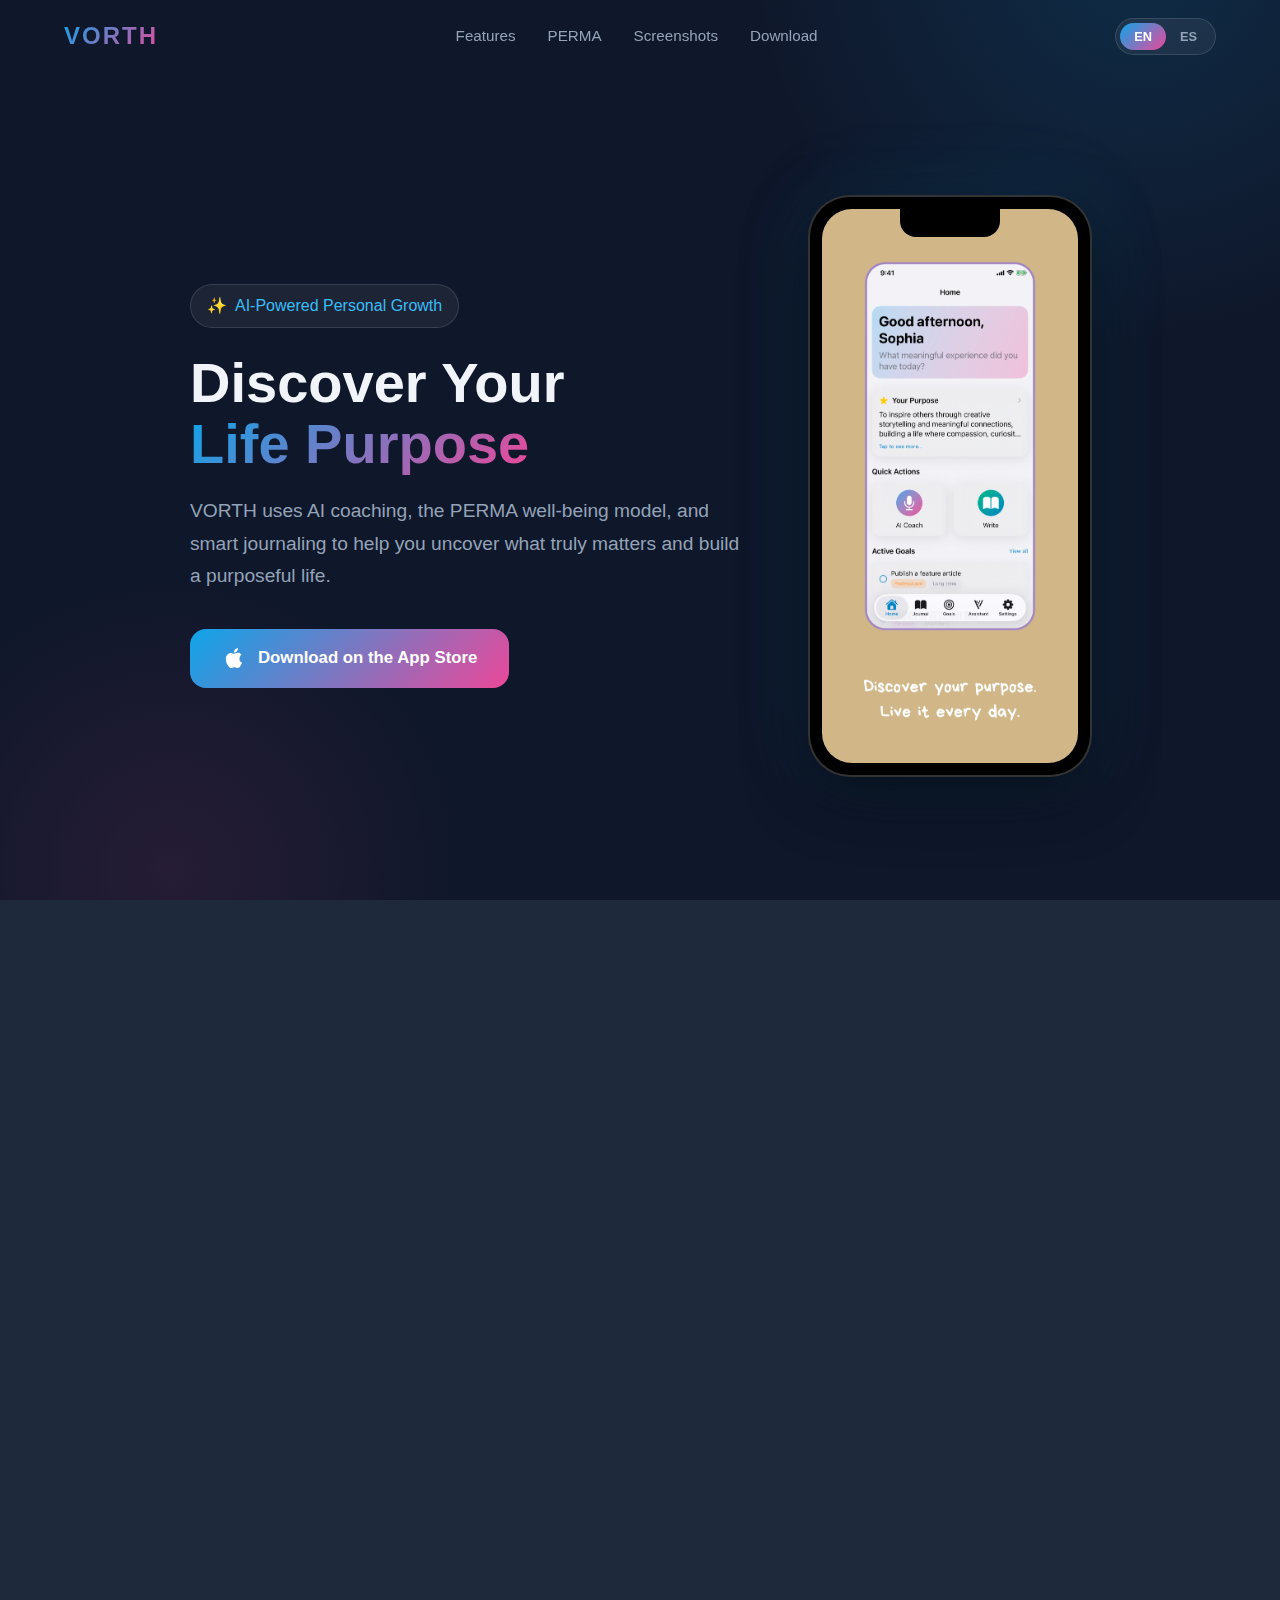
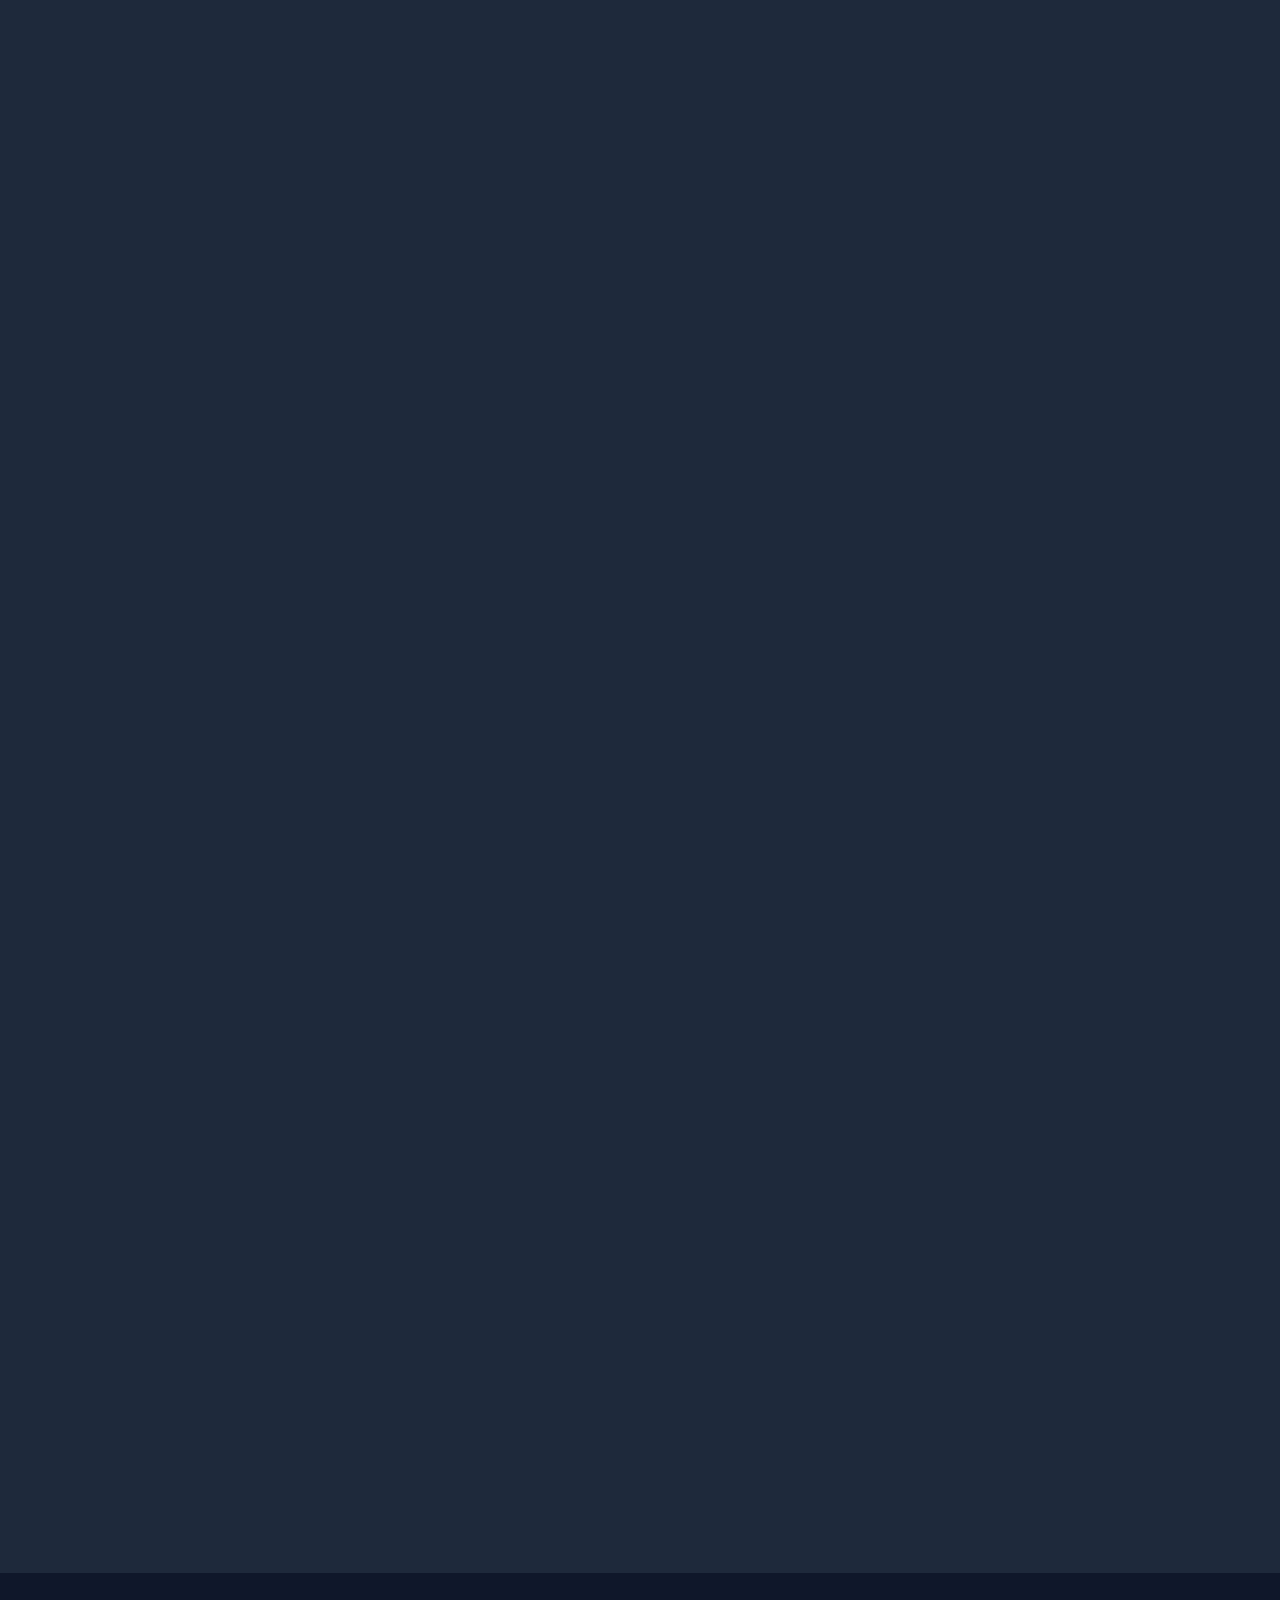
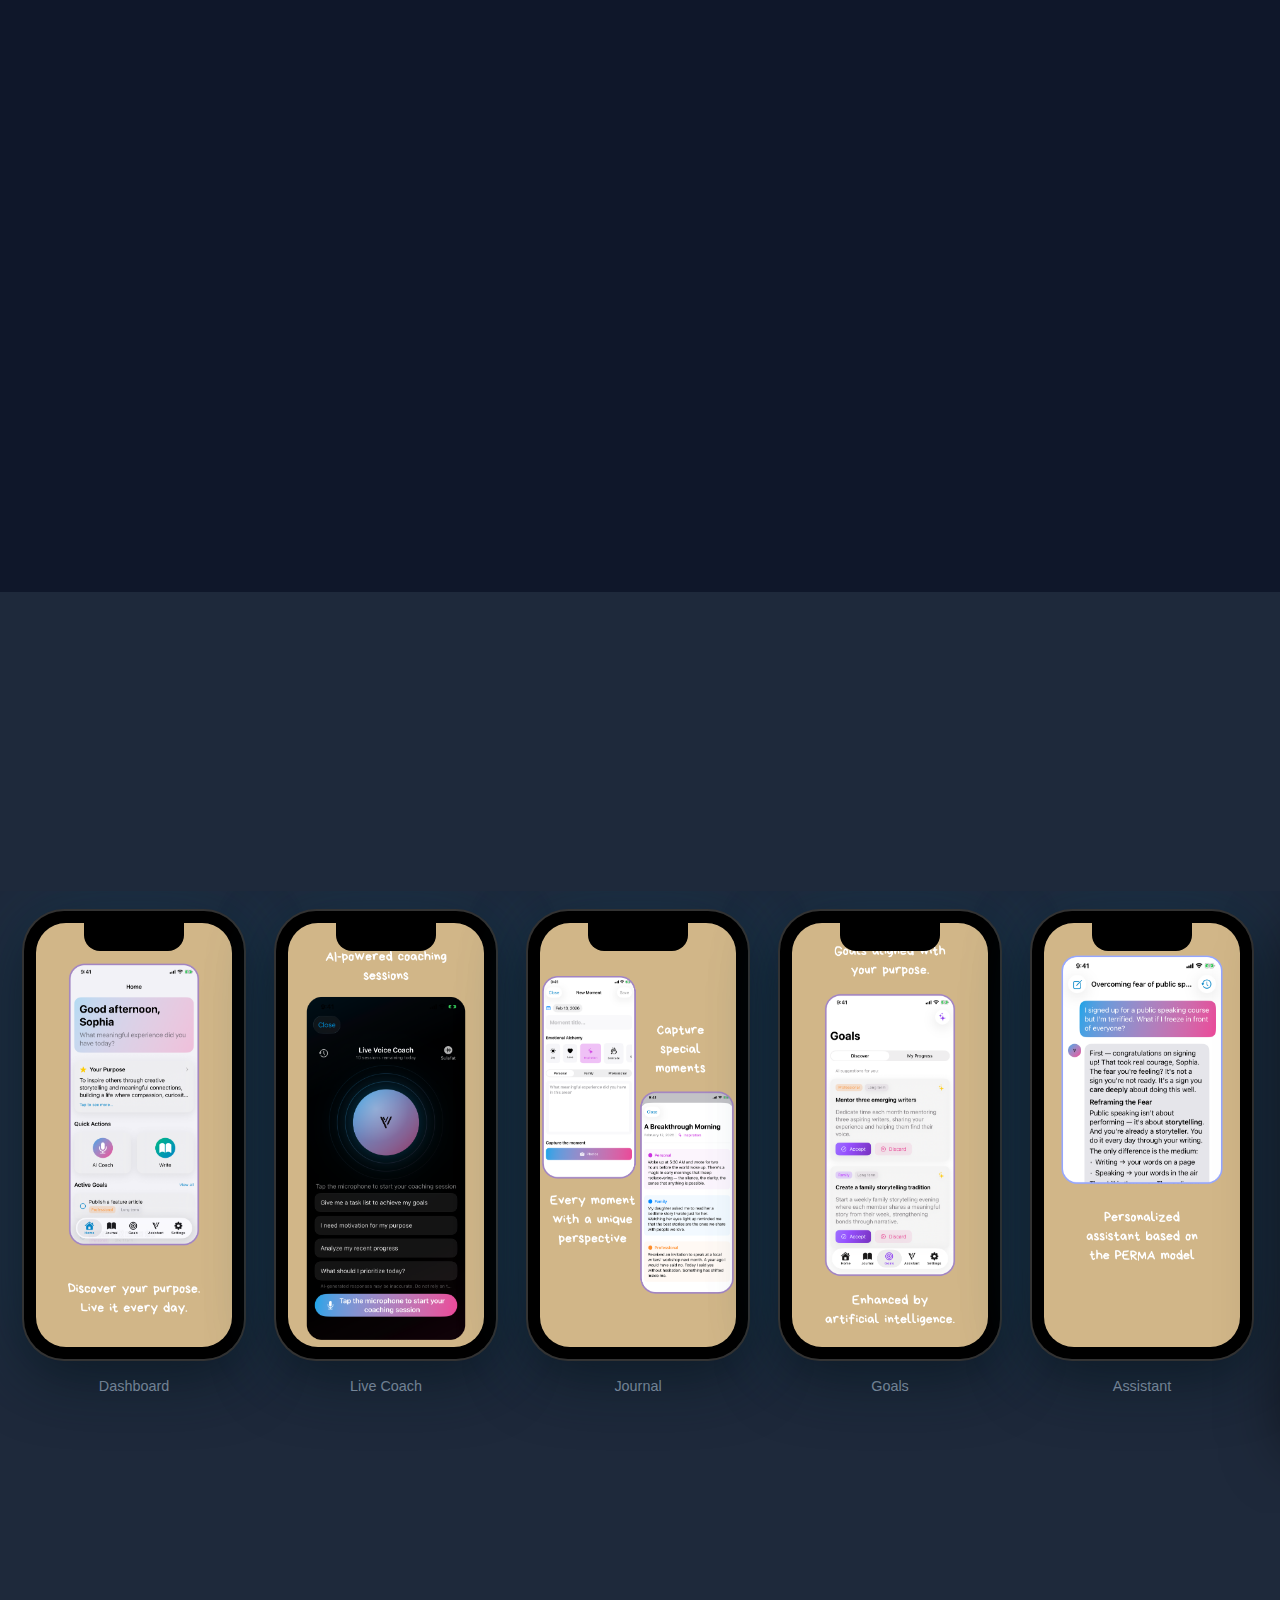
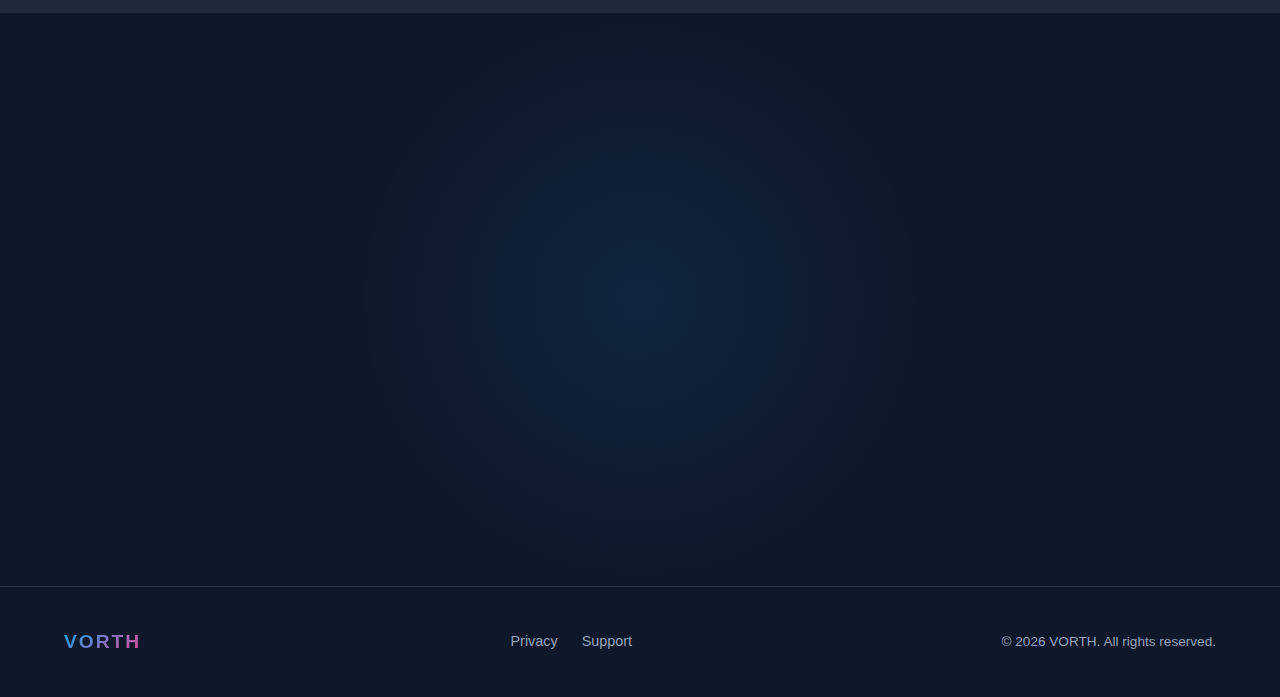
<file: index.html>
<!DOCTYPE html>
<html lang="en">
<head>
  <meta charset="UTF-8">
  <meta name="viewport" content="width=device-width, initial-scale=1.0">
  <title>VORTH — Discover Your Life Purpose</title>
  <meta name="description" content="VORTH uses AI coaching, the PERMA well-being model, and smart journaling to help you discover your life purpose.">
  <meta name="theme-color" content="#0f172a">
  <link rel="stylesheet" href="css/styles.css">
</head>
<body>

  <!-- ========== NAVBAR ========== -->
  <nav class="navbar">
    <div class="container">
      <a href="index.html" class="nav-logo">VORTH</a>

      <ul class="nav-links">
        <li><a href="#features" data-i18n="nav.features">Features</a></li>
        <li><a href="#perma" data-i18n="nav.perma">PERMA</a></li>
        <li><a href="#screenshots" data-i18n="nav.screenshots">Screenshots</a></li>
        <li><a href="#download" data-i18n="nav.download">Download</a></li>
      </ul>

      <div class="nav-right">
        <div class="lang-toggle">
          <button class="lang-btn active" data-lang="en" onclick="toggleLanguage('en')">EN</button>
          <button class="lang-btn" data-lang="es" onclick="toggleLanguage('es')">ES</button>
        </div>
        <button class="hamburger" aria-label="Menu">
          <span></span>
          <span></span>
          <span></span>
        </button>
      </div>
    </div>
  </nav>

  <!-- Mobile Menu -->
  <div class="mobile-menu">
    <a href="#features" data-i18n="nav.features">Features</a>
    <a href="#perma" data-i18n="nav.perma">PERMA</a>
    <a href="#screenshots" data-i18n="nav.screenshots">Screenshots</a>
    <a href="#download" data-i18n="nav.download">Download</a>
    <a href="privacy.html" data-i18n="nav.privacy">Privacy</a>
    <a href="support.html" data-i18n="nav.support">Support</a>
    <div class="mobile-lang-toggle">
      <button class="lang-btn active" data-lang="en" onclick="toggleLanguage('en')">EN</button>
      <button class="lang-btn" data-lang="es" onclick="toggleLanguage('es')">ES</button>
    </div>
  </div>

  <!-- ========== HERO ========== -->
  <section class="hero">
    <div class="container">
      <div class="hero-content">
        <div class="hero-badge">
          <span>&#x2728;</span>
          <span data-i18n="hero.badge">AI-Powered Personal Growth</span>
        </div>
        <h1 class="hero-title">
          <span data-i18n="hero.title.1">Discover Your</span><br>
          <span class="gradient-text" data-i18n="hero.title.2">Life Purpose</span>
        </h1>
        <p class="hero-subtitle" data-i18n="hero.subtitle">
          VORTH uses AI coaching, the PERMA well-being model, and smart journaling to help you uncover what truly matters and build a purposeful life.
        </p>
        <a href="#" class="hero-cta">
          <svg viewBox="0 0 24 24" fill="currentColor"><path d="M18.71 19.5c-.83 1.24-1.71 2.45-3.05 2.47-1.34.03-1.77-.79-3.29-.79-1.53 0-2 .77-3.27.82-1.31.05-2.3-1.32-3.14-2.53C4.25 17 2.94 12.45 4.7 9.39c.87-1.52 2.43-2.48 4.12-2.51 1.28-.02 2.5.87 3.29.87.78 0 2.26-1.07 3.8-.91.65.03 2.47.26 3.64 1.98-.09.06-2.17 1.28-2.15 3.81.03 3.02 2.65 4.03 2.68 4.04-.03.07-.42 1.44-1.38 2.83M13 3.5c.73-.83 1.94-1.46 2.94-1.5.13 1.17-.34 2.35-1.04 3.19-.69.85-1.83 1.51-2.95 1.42-.15-1.15.41-2.35 1.05-3.11z"/></svg>
          <span data-i18n="hero.cta">Download on the App Store</span>
        </a>
      </div>
      <div class="hero-device">
        <div class="device-iphone">
          <img
            src="Screenshots/VORTH iPhone English/1.png"
            alt="VORTH Dashboard"
            data-screenshot-device="iPhone"
            data-screenshot-num="1"
            data-screenshot-alt="gallery.dashboard"
          >
        </div>
      </div>
    </div>
  </section>

  <!-- ========== FEATURES ========== -->
  <section id="features" class="section section-darker">
    <div class="container">
      <h2 class="section-title fade-in" data-i18n="features.title">Everything You Need to Thrive</h2>
      <p class="section-subtitle fade-in" data-i18n="features.subtitle">
        Powerful AI-driven tools designed to guide your journey of self-discovery and personal growth.
      </p>

      <div class="features-grid">
        <!-- Live AI Coach -->
        <div class="feature-card fade-in fade-in-delay-1">
          <div class="feature-icon">&#x1F399;</div>
          <h3 data-i18n="feature.coach.title">Live AI Coach</h3>
          <p data-i18n="feature.coach.desc">Real-time voice coaching sessions powered by Gemini AI. Talk through your thoughts and receive personalized guidance instantly.</p>
          <div class="feature-screenshot">
            <img
              src="Screenshots/VORTH iPhone English/2.png"
              alt="Live Coach"
              data-screenshot-device="iPhone"
              data-screenshot-num="2"
              data-screenshot-alt="gallery.coach"
            >
          </div>
        </div>

        <!-- PERMA Journal -->
        <div class="feature-card fade-in fade-in-delay-2">
          <div class="feature-icon">&#x1F4D3;</div>
          <h3 data-i18n="feature.journal.title">PERMA Journal</h3>
          <p data-i18n="feature.journal.desc">Reflect on your day through the lens of the five pillars of well-being. Track patterns and growth over time.</p>
          <div class="feature-screenshot">
            <img
              src="Screenshots/VORTH iPhone English/3.png"
              alt="Journal"
              data-screenshot-device="iPhone"
              data-screenshot-num="3"
              data-screenshot-alt="gallery.journal"
            >
          </div>
        </div>

        <!-- Smart Goals -->
        <div class="feature-card fade-in fade-in-delay-3">
          <div class="feature-icon">&#x1F3AF;</div>
          <h3 data-i18n="feature.goals.title">Smart Goals</h3>
          <p data-i18n="feature.goals.desc">AI-suggested goals tailored to your purpose statement. Break down big ambitions into actionable steps.</p>
          <div class="feature-screenshot">
            <img
              src="Screenshots/VORTH iPhone English/4.png"
              alt="Goals"
              data-screenshot-device="iPhone"
              data-screenshot-num="4"
              data-screenshot-alt="gallery.goals"
            >
          </div>
        </div>

        <!-- AI Assistant -->
        <div class="feature-card fade-in fade-in-delay-4">
          <div class="feature-icon">&#x1F4AC;</div>
          <h3 data-i18n="feature.assistant.title">AI Assistant</h3>
          <p data-i18n="feature.assistant.desc">Chat with a purpose-aware AI that knows your journey. Get insights, motivation, and clarity on demand.</p>
          <div class="feature-screenshot">
            <img
              src="Screenshots/VORTH iPhone English/5.png"
              alt="Assistant"
              data-screenshot-device="iPhone"
              data-screenshot-num="5"
              data-screenshot-alt="gallery.assistant"
            >
          </div>
        </div>

        <!-- Emotional Alchemy -->
        <div class="feature-card fade-in fade-in-delay-5">
          <div class="feature-icon">&#x1F525;</div>
          <h3 data-i18n="feature.alchemy.title">Emotional Alchemy</h3>
          <p data-i18n="feature.alchemy.desc">Transform challenging emotions into growth opportunities with guided exercises and reflective prompts.</p>
          <div class="feature-screenshot">
            <img
              src="Screenshots/VORTH iPhone English/6.png"
              alt="Emotional Alchemy"
              data-screenshot-device="iPhone"
              data-screenshot-num="6"
              data-screenshot-alt="gallery.brand"
            >
          </div>
        </div>
      </div>
    </div>
  </section>

  <!-- ========== PERMA ========== -->
  <section id="perma" class="section section-dark">
    <div class="container">
      <h2 class="section-title fade-in" data-i18n="perma.title">The PERMA Well-Being Model</h2>
      <p class="section-subtitle fade-in" data-i18n="perma.subtitle">
        Grounded in positive psychology research by Dr. Martin Seligman, PERMA identifies five pillars of lasting well-being.
      </p>

      <div class="perma-grid">
        <div class="perma-card fade-in fade-in-delay-1">
          <div class="perma-letter">P</div>
          <h3 data-i18n="perma.p.name">Positive Emotion</h3>
          <p data-i18n="perma.p.desc">Cultivate joy, gratitude, and hope in your daily life.</p>
        </div>
        <div class="perma-card fade-in fade-in-delay-2">
          <div class="perma-letter">E</div>
          <h3 data-i18n="perma.e.name">Engagement</h3>
          <p data-i18n="perma.e.desc">Find flow states and deep involvement in meaningful activities.</p>
        </div>
        <div class="perma-card fade-in fade-in-delay-3">
          <div class="perma-letter">R</div>
          <h3 data-i18n="perma.r.name">Relationships</h3>
          <p data-i18n="perma.r.desc">Build and nurture authentic connections with others.</p>
        </div>
        <div class="perma-card fade-in fade-in-delay-4">
          <div class="perma-letter">M</div>
          <h3 data-i18n="perma.m.name">Meaning</h3>
          <p data-i18n="perma.m.desc">Discover purpose by serving something greater than yourself.</p>
        </div>
        <div class="perma-card fade-in fade-in-delay-5">
          <div class="perma-letter">A</div>
          <h3 data-i18n="perma.a.name">Achievement</h3>
          <p data-i18n="perma.a.desc">Set goals, build mastery, and celebrate your accomplishments.</p>
        </div>
      </div>
    </div>
  </section>

  <!-- ========== SCREENSHOT GALLERY ========== -->
  <section id="screenshots" class="section section-darker">
    <div class="container">
      <h2 class="section-title fade-in" data-i18n="gallery.title">See VORTH in Action</h2>
      <p class="section-subtitle fade-in" data-i18n="gallery.subtitle">
        Designed for iPhone and iPad with adaptive layouts that feel right on every screen.
      </p>
    </div>

    <div class="gallery-wrapper">
      <div class="gallery-track">
        <!-- iPhone Screenshots -->
        <div class="gallery-item">
          <div class="device-iphone">
            <img src="Screenshots/VORTH iPhone English/1.png" alt="Dashboard"
              data-screenshot-device="iPhone" data-screenshot-num="1" data-screenshot-alt="gallery.dashboard">
          </div>
          <p class="gallery-label" data-i18n="gallery.dashboard">Dashboard</p>
        </div>
        <div class="gallery-item">
          <div class="device-iphone">
            <img src="Screenshots/VORTH iPhone English/2.png" alt="Live Coach"
              data-screenshot-device="iPhone" data-screenshot-num="2" data-screenshot-alt="gallery.coach">
          </div>
          <p class="gallery-label" data-i18n="gallery.coach">Live Coach</p>
        </div>
        <div class="gallery-item">
          <div class="device-iphone">
            <img src="Screenshots/VORTH iPhone English/3.png" alt="Journal"
              data-screenshot-device="iPhone" data-screenshot-num="3" data-screenshot-alt="gallery.journal">
          </div>
          <p class="gallery-label" data-i18n="gallery.journal">Journal</p>
        </div>
        <div class="gallery-item">
          <div class="device-iphone">
            <img src="Screenshots/VORTH iPhone English/4.png" alt="Goals"
              data-screenshot-device="iPhone" data-screenshot-num="4" data-screenshot-alt="gallery.goals">
          </div>
          <p class="gallery-label" data-i18n="gallery.goals">Goals</p>
        </div>
        <div class="gallery-item">
          <div class="device-iphone">
            <img src="Screenshots/VORTH iPhone English/5.png" alt="Assistant"
              data-screenshot-device="iPhone" data-screenshot-num="5" data-screenshot-alt="gallery.assistant">
          </div>
          <p class="gallery-label" data-i18n="gallery.assistant">Assistant</p>
        </div>

        <!-- iPad Screenshots -->
        <div class="gallery-item">
          <div class="device-ipad">
            <img src="Screenshots/VORTH iPad English/1.png" alt="iPad Dashboard"
              data-screenshot-device="iPad" data-screenshot-num="1" data-screenshot-alt="gallery.dashboard">
          </div>
          <p class="gallery-label">iPad — <span data-i18n="gallery.dashboard">Dashboard</span></p>
        </div>
        <div class="gallery-item">
          <div class="device-ipad">
            <img src="Screenshots/VORTH iPad English/2.png" alt="iPad Coach"
              data-screenshot-device="iPad" data-screenshot-num="2" data-screenshot-alt="gallery.coach">
          </div>
          <p class="gallery-label">iPad — <span data-i18n="gallery.coach">Live Coach</span></p>
        </div>
        <div class="gallery-item">
          <div class="device-ipad">
            <img src="Screenshots/VORTH iPad English/3.png" alt="iPad Journal"
              data-screenshot-device="iPad" data-screenshot-num="3" data-screenshot-alt="gallery.journal">
          </div>
          <p class="gallery-label">iPad — <span data-i18n="gallery.journal">Journal</span></p>
        </div>
        <div class="gallery-item">
          <div class="device-ipad">
            <img src="Screenshots/VORTH iPad English/4.png" alt="iPad Goals"
              data-screenshot-device="iPad" data-screenshot-num="4" data-screenshot-alt="gallery.goals">
          </div>
          <p class="gallery-label">iPad — <span data-i18n="gallery.goals">Goals</span></p>
        </div>
        <div class="gallery-item">
          <div class="device-ipad">
            <img src="Screenshots/VORTH iPad English/5.png" alt="iPad Assistant"
              data-screenshot-device="iPad" data-screenshot-num="5" data-screenshot-alt="gallery.assistant">
          </div>
          <p class="gallery-label">iPad — <span data-i18n="gallery.assistant">Assistant</span></p>
        </div>
      </div>
    </div>
  </section>

  <!-- ========== DOWNLOAD CTA ========== -->
  <section id="download" class="cta-section section-dark">
    <div class="container">
      <h2 class="cta-title fade-in">
        <span data-i18n="cta.title.1">Start Your Journey</span><br>
        <span class="gradient-text" data-i18n="cta.title.2">Today</span>
      </h2>
      <p class="cta-subtitle fade-in" data-i18n="cta.subtitle">
        Download VORTH and take the first step toward discovering your life purpose.
      </p>
      <a href="#" class="cta-button fade-in">
        <svg viewBox="0 0 24 24" fill="currentColor"><path d="M18.71 19.5c-.83 1.24-1.71 2.45-3.05 2.47-1.34.03-1.77-.79-3.29-.79-1.53 0-2 .77-3.27.82-1.31.05-2.3-1.32-3.14-2.53C4.25 17 2.94 12.45 4.7 9.39c.87-1.52 2.43-2.48 4.12-2.51 1.28-.02 2.5.87 3.29.87.78 0 2.26-1.07 3.8-.91.65.03 2.47.26 3.64 1.98-.09.06-2.17 1.28-2.15 3.81.03 3.02 2.65 4.03 2.68 4.04-.03.07-.42 1.44-1.38 2.83M13 3.5c.73-.83 1.94-1.46 2.94-1.5.13 1.17-.34 2.35-1.04 3.19-.69.85-1.83 1.51-2.95 1.42-.15-1.15.41-2.35 1.05-3.11z"/></svg>
        <span data-i18n="cta.button">Download on the App Store</span>
      </a>
    </div>
  </section>

  <!-- ========== FOOTER ========== -->
  <footer class="footer">
    <div class="container">
      <span class="footer-logo">VORTH</span>
      <div class="footer-links">
        <a href="privacy.html" data-i18n="nav.privacy">Privacy</a>
        <a href="support.html" data-i18n="nav.support">Support</a>
      </div>
      <span class="footer-copy">&copy; <span data-i18n="footer.copy">2026 VORTH. All rights reserved.</span></span>
    </div>
  </footer>

  <script src="js/main.js"></script>
</body>
</html>
</file>
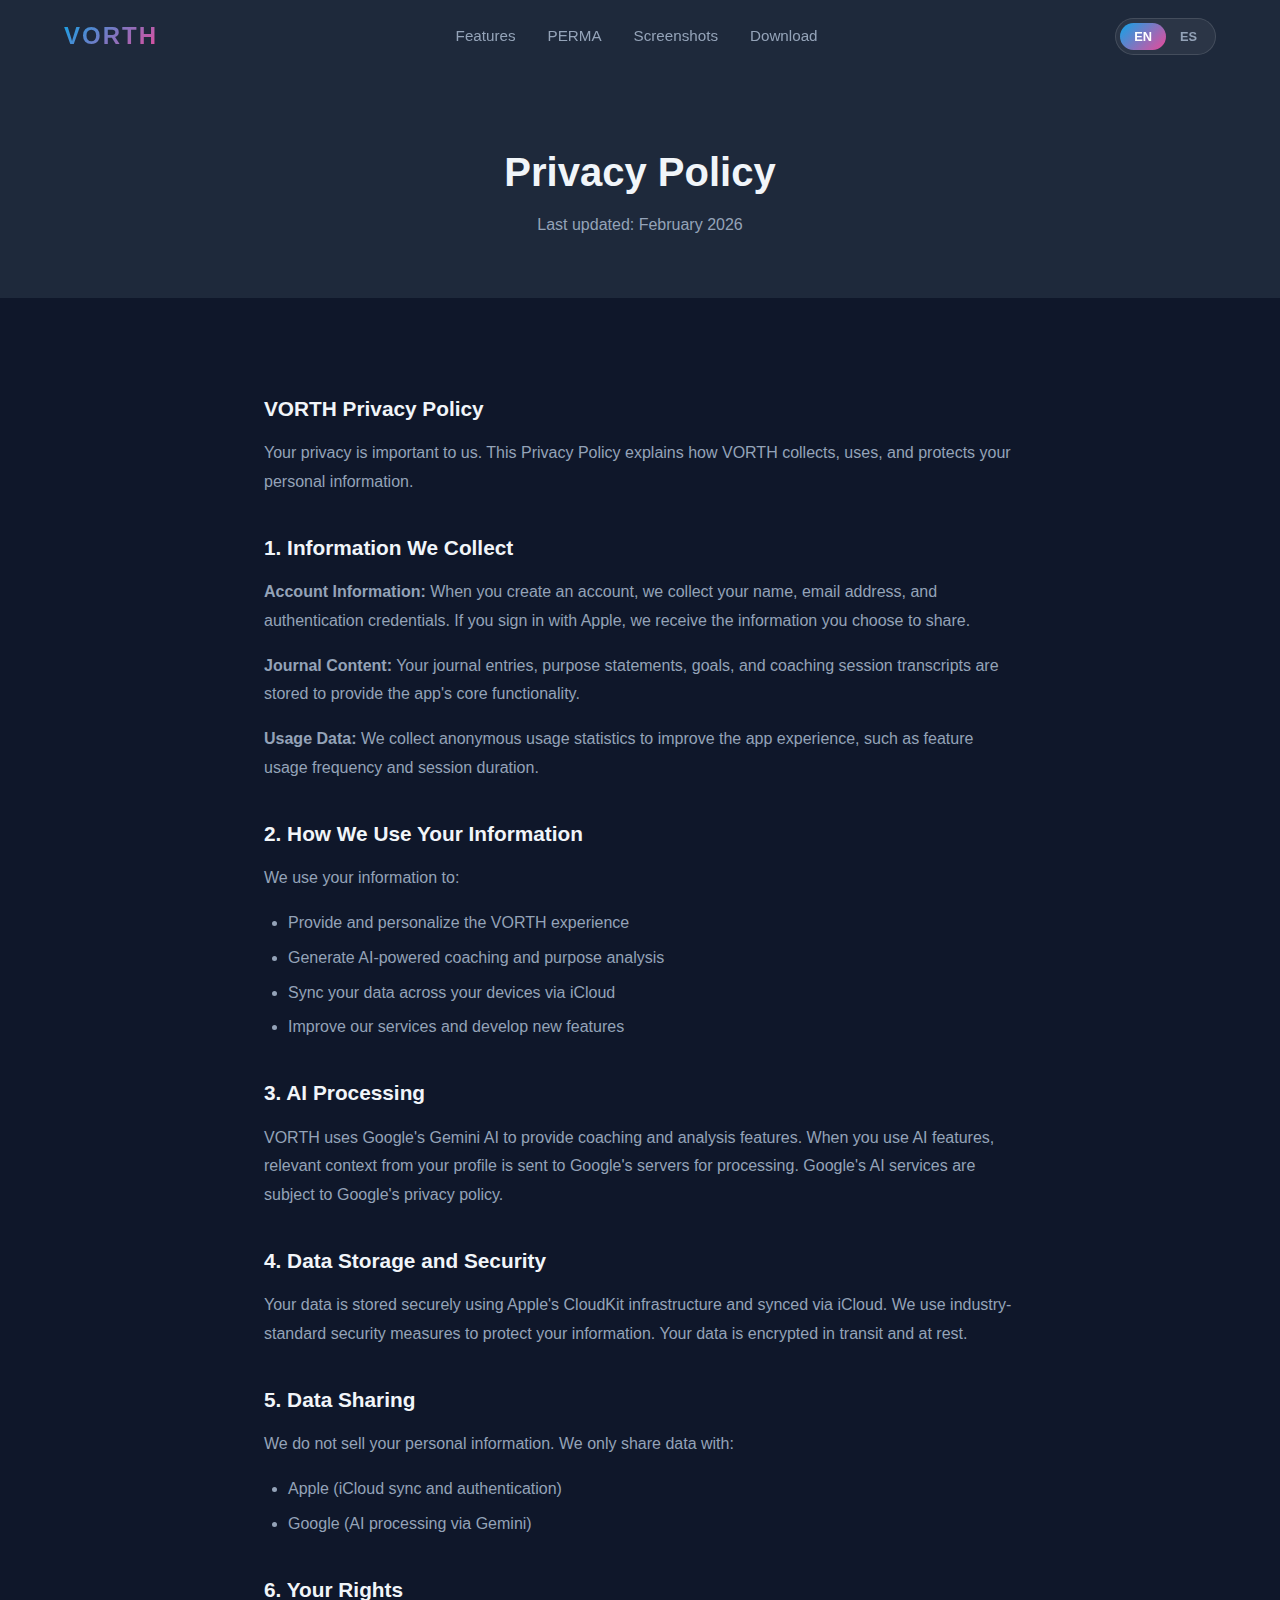
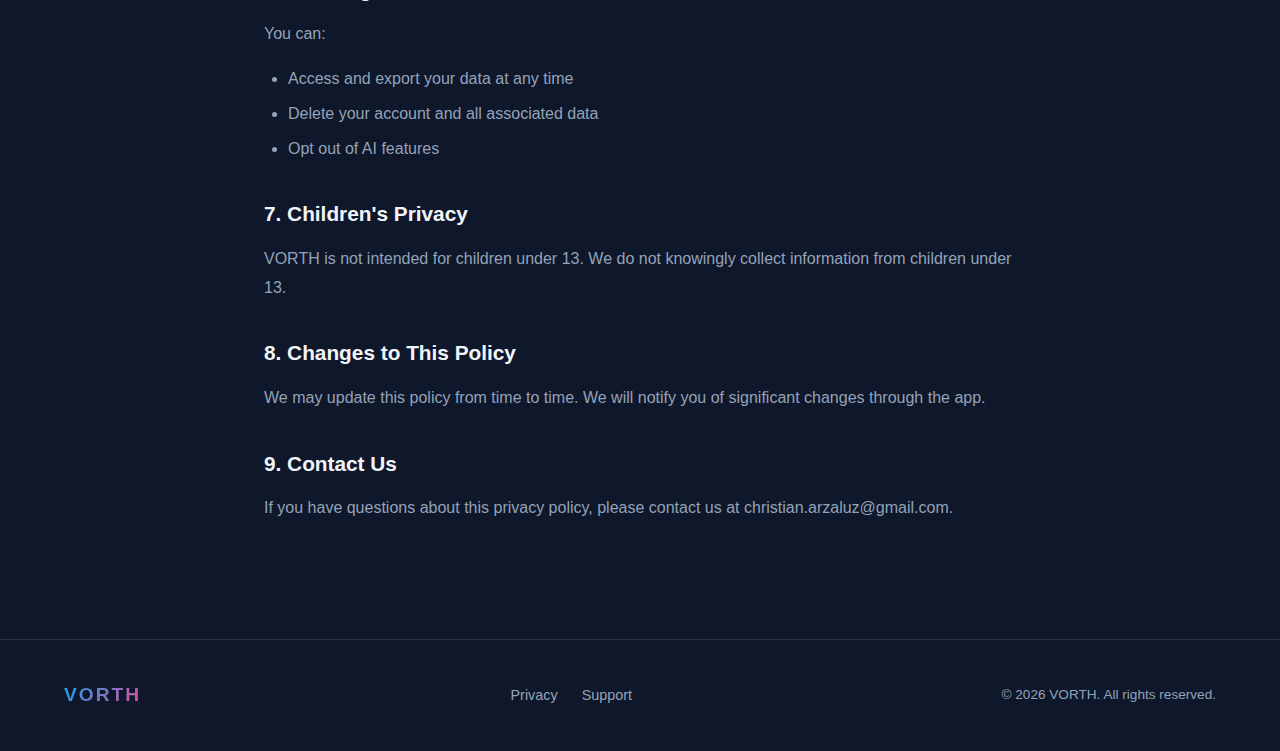
<file: privacy.html>
<!DOCTYPE html>
<html lang="en">
<head>
  <meta charset="UTF-8">
  <meta name="viewport" content="width=device-width, initial-scale=1.0">
  <title>Privacy Policy — VORTH</title>
  <meta name="description" content="VORTH Privacy Policy — How we collect, use, and protect your personal information.">
  <meta name="theme-color" content="#0f172a">
  <link rel="stylesheet" href="css/styles.css">
</head>
<body>

  <!-- ========== NAVBAR ========== -->
  <nav class="navbar scrolled">
    <div class="container">
      <a href="index.html" class="nav-logo">VORTH</a>

      <ul class="nav-links">
        <li><a href="index.html#features" data-i18n="nav.features">Features</a></li>
        <li><a href="index.html#perma" data-i18n="nav.perma">PERMA</a></li>
        <li><a href="index.html#screenshots" data-i18n="nav.screenshots">Screenshots</a></li>
        <li><a href="index.html#download" data-i18n="nav.download">Download</a></li>
      </ul>

      <div class="nav-right">
        <div class="lang-toggle">
          <button class="lang-btn active" data-lang="en" onclick="toggleLanguage('en')">EN</button>
          <button class="lang-btn" data-lang="es" onclick="toggleLanguage('es')">ES</button>
        </div>
        <button class="hamburger" aria-label="Menu">
          <span></span>
          <span></span>
          <span></span>
        </button>
      </div>
    </div>
  </nav>

  <!-- Mobile Menu -->
  <div class="mobile-menu">
    <a href="index.html" data-i18n="nav.features">Features</a>
    <a href="index.html#perma" data-i18n="nav.perma">PERMA</a>
    <a href="index.html#screenshots" data-i18n="nav.screenshots">Screenshots</a>
    <a href="index.html#download" data-i18n="nav.download">Download</a>
    <a href="privacy.html" data-i18n="nav.privacy">Privacy</a>
    <a href="support.html" data-i18n="nav.support">Support</a>
    <div class="mobile-lang-toggle">
      <button class="lang-btn active" data-lang="en" onclick="toggleLanguage('en')">EN</button>
      <button class="lang-btn" data-lang="es" onclick="toggleLanguage('es')">ES</button>
    </div>
  </div>

  <!-- ========== PAGE HEADER ========== -->
  <div class="page-header">
    <div class="container">
      <h1 data-i18n="privacy.title">Privacy Policy</h1>
      <p data-i18n="privacy.updated">Last updated: February 2026</p>
    </div>
  </div>

  <!-- ========== CONTENT ========== -->
  <div class="page-content section-dark">
    <div class="container">
      <div class="policy-text" data-i18n-html="privacy.body">
        <h2>VORTH Privacy Policy</h2>
        <p>Your privacy is important to us. This Privacy Policy explains how VORTH collects, uses, and protects your personal information.</p>

        <h2>1. Information We Collect</h2>
        <p><strong>Account Information:</strong> When you create an account, we collect your name, email address, and authentication credentials. If you sign in with Apple, we receive the information you choose to share.</p>
        <p><strong>Journal Content:</strong> Your journal entries, purpose statements, goals, and coaching session transcripts are stored to provide the app's core functionality.</p>
        <p><strong>Usage Data:</strong> We collect anonymous usage statistics to improve the app experience, such as feature usage frequency and session duration.</p>

        <h2>2. How We Use Your Information</h2>
        <p>We use your information to:</p>
        <ul>
          <li>Provide and personalize the VORTH experience</li>
          <li>Generate AI-powered coaching and purpose analysis</li>
          <li>Sync your data across your devices via iCloud</li>
          <li>Improve our services and develop new features</li>
        </ul>

        <h2>3. AI Processing</h2>
        <p>VORTH uses Google's Gemini AI to provide coaching and analysis features. When you use AI features, relevant context from your profile is sent to Google's servers for processing. Google's AI services are subject to Google's privacy policy.</p>

        <h2>4. Data Storage and Security</h2>
        <p>Your data is stored securely using Apple's CloudKit infrastructure and synced via iCloud. We use industry-standard security measures to protect your information. Your data is encrypted in transit and at rest.</p>

        <h2>5. Data Sharing</h2>
        <p>We do not sell your personal information. We only share data with:</p>
        <ul>
          <li>Apple (iCloud sync and authentication)</li>
          <li>Google (AI processing via Gemini)</li>
        </ul>

        <h2>6. Your Rights</h2>
        <p>You can:</p>
        <ul>
          <li>Access and export your data at any time</li>
          <li>Delete your account and all associated data</li>
          <li>Opt out of AI features</li>
        </ul>

        <h2>7. Children's Privacy</h2>
        <p>VORTH is not intended for children under 13. We do not knowingly collect information from children under 13.</p>

        <h2>8. Changes to This Policy</h2>
        <p>We may update this policy from time to time. We will notify you of significant changes through the app.</p>

        <h2>9. Contact Us</h2>
        <p>If you have questions about this privacy policy, please contact us at <a href="mailto:christian.arzaluz@gmail.com">christian.arzaluz@gmail.com</a>.</p>
      </div>
    </div>
  </div>

  <!-- ========== FOOTER ========== -->
  <footer class="footer">
    <div class="container">
      <span class="footer-logo">VORTH</span>
      <div class="footer-links">
        <a href="privacy.html" data-i18n="nav.privacy">Privacy</a>
        <a href="support.html" data-i18n="nav.support">Support</a>
      </div>
      <span class="footer-copy">&copy; <span data-i18n="footer.copy">2026 VORTH. All rights reserved.</span></span>
    </div>
  </footer>

  <script src="js/main.js"></script>
</body>
</html>
</file>
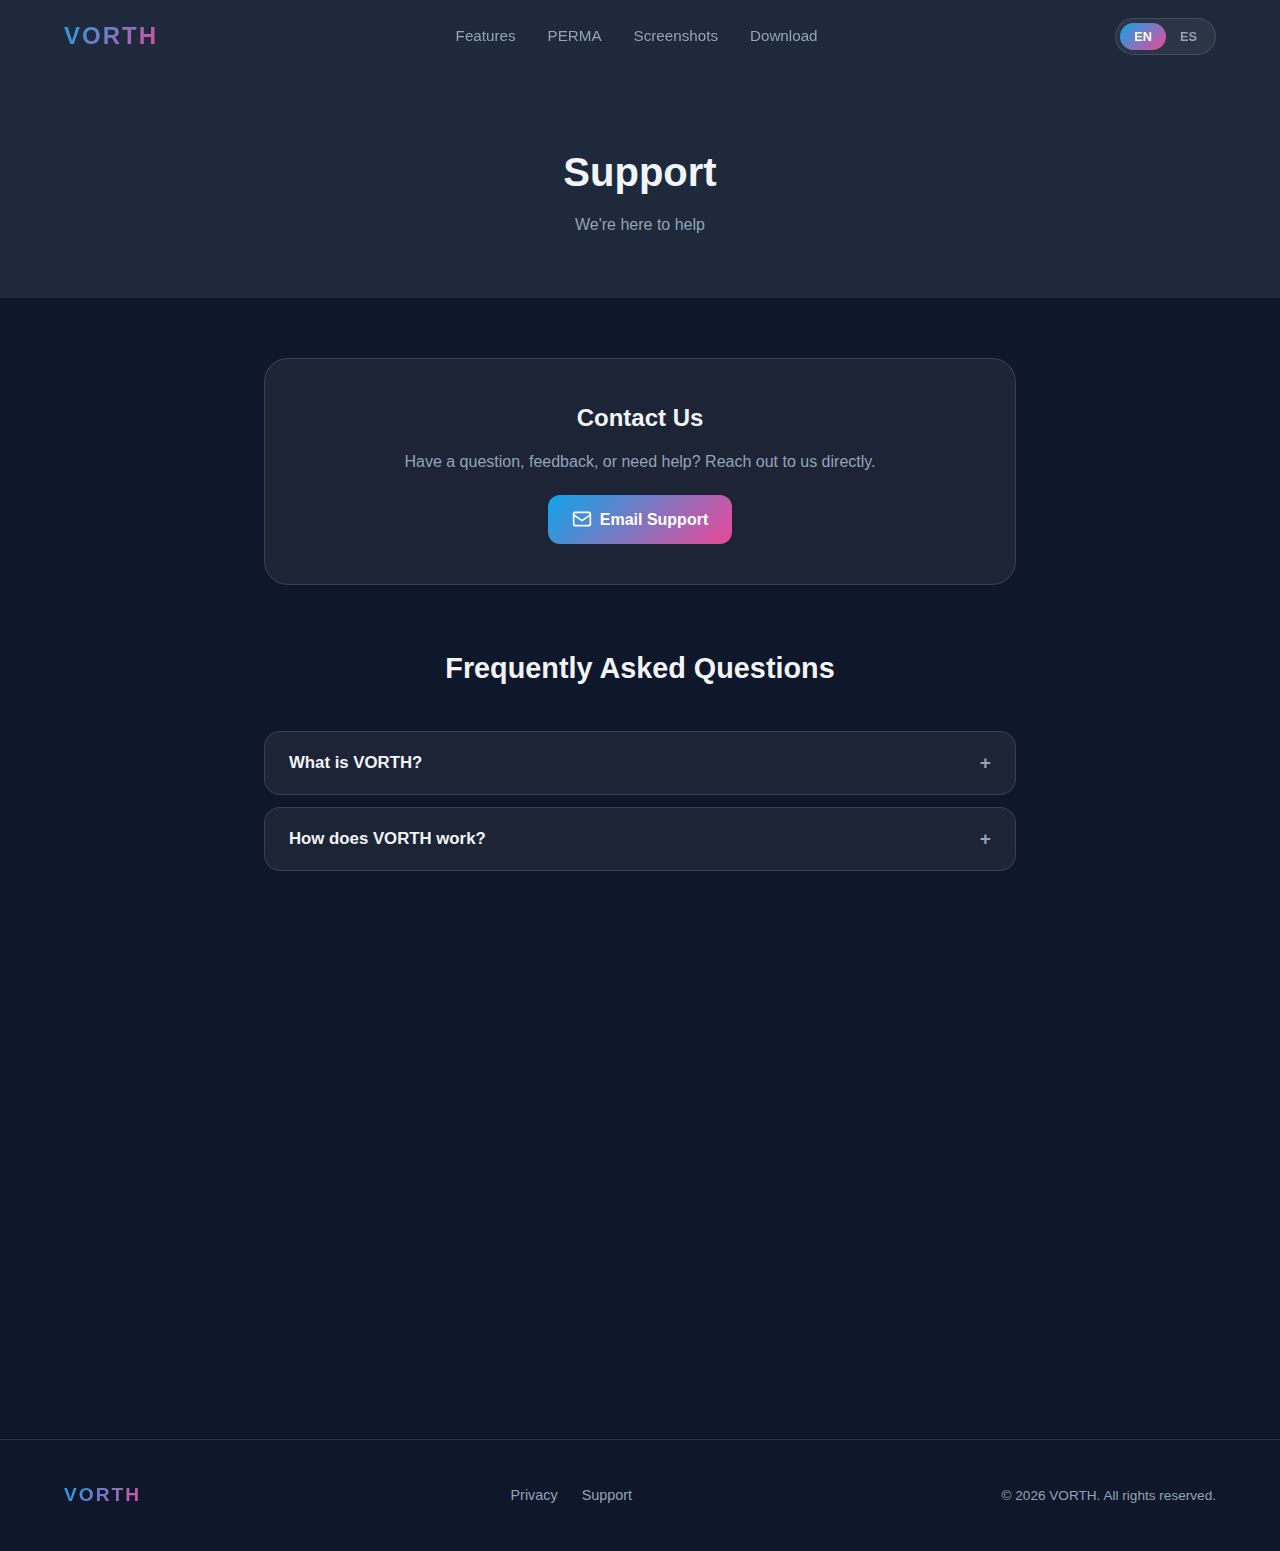
<file: support.html>
<!DOCTYPE html>
<html lang="en">
<head>
  <meta charset="UTF-8">
  <meta name="viewport" content="width=device-width, initial-scale=1.0">
  <title>Support — VORTH</title>
  <meta name="description" content="VORTH Support — Get help, find answers to common questions, and contact our team.">
  <meta name="theme-color" content="#0f172a">
  <link rel="stylesheet" href="css/styles.css">
</head>
<body>

  <!-- ========== NAVBAR ========== -->
  <nav class="navbar scrolled">
    <div class="container">
      <a href="index.html" class="nav-logo">VORTH</a>

      <ul class="nav-links">
        <li><a href="index.html#features" data-i18n="nav.features">Features</a></li>
        <li><a href="index.html#perma" data-i18n="nav.perma">PERMA</a></li>
        <li><a href="index.html#screenshots" data-i18n="nav.screenshots">Screenshots</a></li>
        <li><a href="index.html#download" data-i18n="nav.download">Download</a></li>
      </ul>

      <div class="nav-right">
        <div class="lang-toggle">
          <button class="lang-btn active" data-lang="en" onclick="toggleLanguage('en')">EN</button>
          <button class="lang-btn" data-lang="es" onclick="toggleLanguage('es')">ES</button>
        </div>
        <button class="hamburger" aria-label="Menu">
          <span></span>
          <span></span>
          <span></span>
        </button>
      </div>
    </div>
  </nav>

  <!-- Mobile Menu -->
  <div class="mobile-menu">
    <a href="index.html" data-i18n="nav.features">Features</a>
    <a href="index.html#perma" data-i18n="nav.perma">PERMA</a>
    <a href="index.html#screenshots" data-i18n="nav.screenshots">Screenshots</a>
    <a href="index.html#download" data-i18n="nav.download">Download</a>
    <a href="privacy.html" data-i18n="nav.privacy">Privacy</a>
    <a href="support.html" data-i18n="nav.support">Support</a>
    <div class="mobile-lang-toggle">
      <button class="lang-btn active" data-lang="en" onclick="toggleLanguage('en')">EN</button>
      <button class="lang-btn" data-lang="es" onclick="toggleLanguage('es')">ES</button>
    </div>
  </div>

  <!-- ========== PAGE HEADER ========== -->
  <div class="page-header">
    <div class="container">
      <h1 data-i18n="support.title">Support</h1>
      <p data-i18n="support.subtitle">We're here to help</p>
    </div>
  </div>

  <!-- ========== CONTENT ========== -->
  <div class="page-content section-dark">
    <div class="container">

      <!-- Contact Card -->
      <div class="contact-card fade-in">
        <h2 data-i18n="contact.title">Contact Us</h2>
        <p data-i18n="contact.desc">Have a question, feedback, or need help? Reach out to us directly.</p>
        <a href="mailto:christian.arzaluz@gmail.com" class="contact-email">
          <svg width="20" height="20" viewBox="0 0 24 24" fill="none" stroke="currentColor" stroke-width="2" stroke-linecap="round" stroke-linejoin="round">
            <rect x="2" y="4" width="20" height="16" rx="2"/>
            <path d="M22 7l-10 7L2 7"/>
          </svg>
          <span data-i18n="contact.email">Email Support</span>
        </a>
      </div>

      <!-- FAQ Section -->
      <div class="faq-section">
        <h2 data-i18n="faq.title" class="fade-in">Frequently Asked Questions</h2>

        <div class="faq-item fade-in">
          <button class="faq-question">
            <span data-i18n="faq.q1">What is VORTH?</span>
            <span class="faq-icon">+</span>
          </button>
          <div class="faq-answer">
            <div class="faq-answer-inner" data-i18n="faq.a1">
              VORTH is an AI-powered personal development app that helps you discover your life purpose through journaling, coaching, and the scientifically-backed PERMA well-being model. It combines smart AI with reflective practices to guide your growth journey.
            </div>
          </div>
        </div>

        <div class="faq-item fade-in">
          <button class="faq-question">
            <span data-i18n="faq.q2">How does VORTH work?</span>
            <span class="faq-icon">+</span>
          </button>
          <div class="faq-answer">
            <div class="faq-answer-inner" data-i18n="faq.a2">
              VORTH guides you through a conversational onboarding to understand your values and passions, then generates a personalized purpose statement. From there, you use AI coaching, PERMA journaling, and smart goals to deepen self-awareness and take meaningful action.
            </div>
          </div>
        </div>

        <div class="faq-item fade-in">
          <button class="faq-question">
            <span data-i18n="faq.q3">What is the PERMA model?</span>
            <span class="faq-icon">+</span>
          </button>
          <div class="faq-answer">
            <div class="faq-answer-inner" data-i18n="faq.a3">
              PERMA is a well-being framework developed by psychologist Dr. Martin Seligman. It stands for Positive Emotion, Engagement, Relationships, Meaning, and Achievement — five pillars that contribute to a flourishing life. VORTH uses this model to structure your journaling and growth.
            </div>
          </div>
        </div>

        <div class="faq-item fade-in">
          <button class="faq-question">
            <span data-i18n="faq.q4">Is my data private and secure?</span>
            <span class="faq-icon">+</span>
          </button>
          <div class="faq-answer">
            <div class="faq-answer-inner" data-i18n="faq.a4">
              Yes. Your data is stored securely using Apple's CloudKit infrastructure and synced via iCloud. Data is encrypted in transit and at rest. We never sell your personal information. AI processing uses Google Gemini, subject to Google's privacy policy.
            </div>
          </div>
        </div>

        <div class="faq-item fade-in">
          <button class="faq-question">
            <span data-i18n="faq.q5">Does VORTH sync across devices?</span>
            <span class="faq-icon">+</span>
          </button>
          <div class="faq-answer">
            <div class="faq-answer-inner" data-i18n="faq.a5">
              Yes! VORTH uses iCloud to automatically sync all your journal entries, goals, purpose statements, and coaching history across your iPhone and iPad.
            </div>
          </div>
        </div>

        <div class="faq-item fade-in">
          <button class="faq-question">
            <span data-i18n="faq.q6">Are there limits on AI features?</span>
            <span class="faq-icon">+</span>
          </button>
          <div class="faq-answer">
            <div class="faq-answer-inner" data-i18n="faq.a6">
              Yes, certain AI features like voice coaching and chat have daily usage limits to ensure fair access for all users. These limits reset every 24 hours.
            </div>
          </div>
        </div>

        <div class="faq-item fade-in">
          <button class="faq-question">
            <span data-i18n="faq.q7">How do I delete my account?</span>
            <span class="faq-icon">+</span>
          </button>
          <div class="faq-answer">
            <div class="faq-answer-inner" data-i18n="faq.a7">
              You can delete your account and all associated data from the Settings tab within the app. This action is permanent and cannot be undone.
            </div>
          </div>
        </div>

        <div class="faq-item fade-in">
          <button class="faq-question">
            <span data-i18n="faq.q8">What devices and languages are supported?</span>
            <span class="faq-icon">+</span>
          </button>
          <div class="faq-answer">
            <div class="faq-answer-inner" data-i18n="faq.a8">
              VORTH is available on iPhone and iPad running iOS 17 or later. The app supports English and Spanish, with more languages planned for the future.
            </div>
          </div>
        </div>
      </div>

    </div>
  </div>

  <!-- ========== FOOTER ========== -->
  <footer class="footer">
    <div class="container">
      <span class="footer-logo">VORTH</span>
      <div class="footer-links">
        <a href="privacy.html" data-i18n="nav.privacy">Privacy</a>
        <a href="support.html" data-i18n="nav.support">Support</a>
      </div>
      <span class="footer-copy">&copy; <span data-i18n="footer.copy">2026 VORTH. All rights reserved.</span></span>
    </div>
  </footer>

  <script src="js/main.js"></script>
</body>
</html>
</file>
<file: css/styles.css>
/* ============================================
   VORTH Marketing Website — styles.css
   ============================================ */

/* --- Custom Properties --- */
:root {
  /* Primary (Sky Blue) */
  --primary-400: #38bdf8;
  --primary-500: #0ea5e9;
  --primary-600: #0284c7;
  --primary-700: #0369a1;

  /* Secondary (Pink) */
  --secondary-400: #f472b6;
  --secondary-500: #ec4899;
  --secondary-600: #db2777;

  /* Accent gradient */
  --gradient-accent: linear-gradient(135deg, #0ea5e9, #ec4899);
  --gradient-accent-hover: linear-gradient(135deg, #0284c7, #db2777);

  /* PERMA Colors */
  --perma-p: #ec4899;
  --perma-e: #f97316;
  --perma-r: #0ea5e9;
  --perma-m: #a855f7;
  --perma-a: #10b981;

  /* Neutrals */
  --bg-dark: #0f172a;
  --bg-dark-alt: #1e293b;
  --bg-light: #f8fafc;
  --text-primary: #f1f5f9;
  --text-secondary: #94a3b8;
  --text-dark: #1e293b;
  --text-dark-secondary: #64748b;

  /* Glass */
  --glass-bg: rgba(255, 255, 255, 0.06);
  --glass-border: rgba(255, 255, 255, 0.12);
  --glass-bg-light: rgba(255, 255, 255, 0.7);
  --glass-border-light: rgba(255, 255, 255, 0.5);

  /* Spacing */
  --section-padding: 100px 0;
  --container-max: 1200px;
  --nav-height: 72px;

  /* Transition */
  --transition: 0.3s ease;
}

/* --- Reset & Base --- */
*,
*::before,
*::after {
  margin: 0;
  padding: 0;
  box-sizing: border-box;
}

html {
  scroll-behavior: smooth;
  -webkit-text-size-adjust: 100%;
}

body {
  font-family: -apple-system, BlinkMacSystemFont, 'SF Pro Display', 'Segoe UI', Roboto, sans-serif;
  background: var(--bg-dark);
  color: var(--text-primary);
  line-height: 1.6;
  overflow-x: hidden;
}

a {
  color: inherit;
  text-decoration: none;
}

img {
  max-width: 100%;
  height: auto;
  display: block;
}

ul {
  list-style: none;
}

/* --- Container --- */
.container {
  max-width: var(--container-max);
  margin: 0 auto;
  padding: 0 24px;
}

/* --- Section --- */
.section {
  padding: var(--section-padding);
}

.section-dark {
  background: var(--bg-dark);
}

.section-darker {
  background: var(--bg-dark-alt);
}

.section-title {
  font-size: 2.5rem;
  font-weight: 700;
  text-align: center;
  margin-bottom: 16px;
}

.section-subtitle {
  font-size: 1.15rem;
  color: var(--text-secondary);
  text-align: center;
  max-width: 600px;
  margin: 0 auto 60px;
}

.gradient-text {
  background: var(--gradient-accent);
  -webkit-background-clip: text;
  -webkit-text-fill-color: transparent;
  background-clip: text;
}

/* ============================================
   NAVIGATION
   ============================================ */
.navbar {
  position: fixed;
  top: 0;
  left: 0;
  right: 0;
  height: var(--nav-height);
  z-index: 1000;
  transition: background var(--transition), box-shadow var(--transition);
}

.navbar.scrolled {
  background: rgba(15, 23, 42, 0.92);
  backdrop-filter: blur(20px);
  -webkit-backdrop-filter: blur(20px);
  box-shadow: 0 1px 0 var(--glass-border);
}

.navbar .container {
  display: flex;
  align-items: center;
  justify-content: space-between;
  height: 100%;
}

.nav-logo {
  font-size: 1.5rem;
  font-weight: 800;
  letter-spacing: 2px;
  background: var(--gradient-accent);
  -webkit-background-clip: text;
  -webkit-text-fill-color: transparent;
  background-clip: text;
}

.nav-links {
  display: flex;
  align-items: center;
  gap: 32px;
}

.nav-links a {
  font-size: 0.95rem;
  font-weight: 500;
  color: var(--text-secondary);
  transition: color var(--transition);
  position: relative;
}

.nav-links a:hover {
  color: var(--text-primary);
}

.nav-links a::after {
  content: '';
  position: absolute;
  bottom: -4px;
  left: 0;
  width: 0;
  height: 2px;
  background: var(--gradient-accent);
  transition: width var(--transition);
}

.nav-links a:hover::after {
  width: 100%;
}

.nav-right {
  display: flex;
  align-items: center;
  gap: 16px;
}

/* Language Toggle */
.lang-toggle {
  display: flex;
  align-items: center;
  background: var(--glass-bg);
  border: 1px solid var(--glass-border);
  border-radius: 20px;
  padding: 4px;
  cursor: pointer;
}

.lang-btn {
  padding: 6px 14px;
  border-radius: 16px;
  font-size: 0.8rem;
  font-weight: 600;
  border: none;
  background: transparent;
  color: var(--text-secondary);
  cursor: pointer;
  transition: all var(--transition);
}

.lang-btn.active {
  background: var(--gradient-accent);
  color: white;
}

/* Hamburger */
.hamburger {
  display: none;
  flex-direction: column;
  gap: 5px;
  cursor: pointer;
  padding: 8px;
  background: none;
  border: none;
  z-index: 1001;
}

.hamburger span {
  display: block;
  width: 24px;
  height: 2px;
  background: var(--text-primary);
  border-radius: 2px;
  transition: all var(--transition);
}

.hamburger.active span:nth-child(1) {
  transform: rotate(45deg) translate(5px, 5px);
}

.hamburger.active span:nth-child(2) {
  opacity: 0;
}

.hamburger.active span:nth-child(3) {
  transform: rotate(-45deg) translate(5px, -5px);
}

/* Mobile menu overlay */
.mobile-menu {
  display: none;
  position: fixed;
  top: 0;
  left: 0;
  right: 0;
  bottom: 0;
  background: rgba(15, 23, 42, 0.98);
  backdrop-filter: blur(20px);
  -webkit-backdrop-filter: blur(20px);
  z-index: 999;
  flex-direction: column;
  align-items: center;
  justify-content: center;
  gap: 32px;
}

.mobile-menu.active {
  display: flex;
}

.mobile-menu a {
  font-size: 1.5rem;
  font-weight: 600;
  color: var(--text-primary);
  transition: color var(--transition);
}

.mobile-menu a:hover {
  color: var(--primary-400);
}

/* ============================================
   HERO
   ============================================ */
.hero {
  min-height: 100vh;
  display: flex;
  align-items: center;
  padding-top: var(--nav-height);
  position: relative;
  overflow: hidden;
}

.hero::before {
  content: '';
  position: absolute;
  top: -50%;
  right: -20%;
  width: 800px;
  height: 800px;
  background: radial-gradient(circle, rgba(14, 165, 233, 0.15), transparent 70%);
  pointer-events: none;
}

.hero::after {
  content: '';
  position: absolute;
  bottom: -30%;
  left: -10%;
  width: 600px;
  height: 600px;
  background: radial-gradient(circle, rgba(236, 72, 153, 0.1), transparent 70%);
  pointer-events: none;
}

.hero .container {
  display: flex;
  align-items: center;
  justify-content: space-between;
  gap: 60px;
  position: relative;
  z-index: 1;
}

.hero-content {
  flex: 1;
  max-width: 560px;
}

.hero-badge {
  display: inline-flex;
  align-items: center;
  gap: 8px;
  padding: 8px 16px;
  background: var(--glass-bg);
  border: 1px solid var(--glass-border);
  border-radius: 100px;
  font-size: 0.85rem;
  color: var(--primary-400);
  margin-bottom: 24px;
}

.hero-badge span {
  font-size: 1rem;
}

.hero-title {
  font-size: 3.5rem;
  font-weight: 800;
  line-height: 1.1;
  margin-bottom: 20px;
}

.hero-subtitle {
  font-size: 1.2rem;
  color: var(--text-secondary);
  margin-bottom: 36px;
  line-height: 1.7;
}

.hero-cta {
  display: inline-flex;
  align-items: center;
  gap: 12px;
  padding: 16px 32px;
  background: var(--gradient-accent);
  color: white;
  font-size: 1.05rem;
  font-weight: 600;
  border-radius: 16px;
  border: none;
  cursor: pointer;
  transition: transform var(--transition), box-shadow var(--transition);
}

.hero-cta:hover {
  transform: translateY(-2px);
  box-shadow: 0 8px 30px rgba(14, 165, 233, 0.3);
}

.hero-cta svg {
  width: 24px;
  height: 24px;
}

.hero-device {
  flex: 0 0 auto;
}

/* Device Frames */
.device-iphone {
  position: relative;
  width: 280px;
  background: #000;
  border-radius: 40px;
  padding: 12px;
  box-shadow:
    0 0 0 2px #333,
    0 20px 60px rgba(0, 0, 0, 0.5),
    0 0 80px rgba(14, 165, 233, 0.15);
}

.device-iphone img {
  border-radius: 30px;
  width: 100%;
}

.device-iphone::before {
  content: '';
  position: absolute;
  top: 12px;
  left: 50%;
  transform: translateX(-50%);
  width: 100px;
  height: 28px;
  background: #000;
  border-radius: 0 0 16px 16px;
  z-index: 2;
}

.device-ipad {
  position: relative;
  width: 500px;
  background: #000;
  border-radius: 24px;
  padding: 16px;
  box-shadow:
    0 0 0 2px #333,
    0 20px 60px rgba(0, 0, 0, 0.5);
}

.device-ipad img {
  border-radius: 12px;
  width: 100%;
}

/* ============================================
   FEATURES
   ============================================ */
.features-grid {
  display: grid;
  grid-template-columns: repeat(3, 1fr);
  gap: 24px;
}

.feature-card {
  background: var(--glass-bg);
  border: 1px solid var(--glass-border);
  border-radius: 24px;
  padding: 32px;
  transition: transform var(--transition), border-color var(--transition);
  position: relative;
  overflow: hidden;
}

.feature-card:hover {
  transform: translateY(-4px);
  border-color: var(--primary-500);
}

.feature-card::before {
  content: '';
  position: absolute;
  top: 0;
  left: 0;
  right: 0;
  height: 3px;
  background: var(--gradient-accent);
  opacity: 0;
  transition: opacity var(--transition);
}

.feature-card:hover::before {
  opacity: 1;
}

.feature-icon {
  width: 56px;
  height: 56px;
  border-radius: 16px;
  display: flex;
  align-items: center;
  justify-content: center;
  font-size: 1.5rem;
  margin-bottom: 20px;
  background: var(--glass-bg);
  border: 1px solid var(--glass-border);
}

.feature-card h3 {
  font-size: 1.2rem;
  font-weight: 600;
  margin-bottom: 8px;
}

.feature-card p {
  font-size: 0.95rem;
  color: var(--text-secondary);
  line-height: 1.6;
}

.feature-screenshot {
  margin-top: 20px;
  border-radius: 12px;
  overflow: hidden;
  border: 1px solid var(--glass-border);
}

.feature-screenshot img {
  width: 100%;
  transition: transform var(--transition);
}

.feature-card:hover .feature-screenshot img {
  transform: scale(1.02);
}

/* ============================================
   PERMA SECTION
   ============================================ */
.perma-grid {
  display: grid;
  grid-template-columns: repeat(5, 1fr);
  gap: 20px;
}

.perma-card {
  text-align: center;
  padding: 32px 20px;
  border-radius: 24px;
  background: var(--glass-bg);
  border: 1px solid var(--glass-border);
  transition: transform var(--transition);
}

.perma-card:hover {
  transform: translateY(-4px);
}

.perma-letter {
  font-size: 3rem;
  font-weight: 800;
  margin-bottom: 12px;
  line-height: 1;
}

.perma-card h3 {
  font-size: 1rem;
  font-weight: 600;
  margin-bottom: 8px;
}

.perma-card p {
  font-size: 0.85rem;
  color: var(--text-secondary);
  line-height: 1.5;
}

.perma-card:nth-child(1) .perma-letter { color: var(--perma-p); }
.perma-card:nth-child(1) { border-color: rgba(236, 72, 153, 0.2); }

.perma-card:nth-child(2) .perma-letter { color: var(--perma-e); }
.perma-card:nth-child(2) { border-color: rgba(249, 115, 22, 0.2); }

.perma-card:nth-child(3) .perma-letter { color: var(--perma-r); }
.perma-card:nth-child(3) { border-color: rgba(14, 165, 233, 0.2); }

.perma-card:nth-child(4) .perma-letter { color: var(--perma-m); }
.perma-card:nth-child(4) { border-color: rgba(168, 85, 247, 0.2); }

.perma-card:nth-child(5) .perma-letter { color: var(--perma-a); }
.perma-card:nth-child(5) { border-color: rgba(16, 185, 129, 0.2); }

/* ============================================
   SCREENSHOT GALLERY
   ============================================ */
.gallery-wrapper {
  overflow-x: auto;
  padding: 20px 0 40px;
  -webkit-overflow-scrolling: touch;
  scrollbar-width: thin;
  scrollbar-color: var(--primary-600) transparent;
}

.gallery-wrapper::-webkit-scrollbar {
  height: 6px;
}

.gallery-wrapper::-webkit-scrollbar-track {
  background: transparent;
}

.gallery-wrapper::-webkit-scrollbar-thumb {
  background: var(--primary-600);
  border-radius: 3px;
}

.gallery-track {
  display: flex;
  gap: 32px;
  padding: 0 24px;
  width: max-content;
}

.gallery-item {
  flex-shrink: 0;
}

.gallery-item .device-iphone {
  width: 220px;
}

.gallery-item .device-ipad {
  width: 400px;
}

.gallery-label {
  text-align: center;
  margin-top: 16px;
  font-size: 0.9rem;
  color: var(--text-secondary);
  font-weight: 500;
}

/* ============================================
   DOWNLOAD CTA
   ============================================ */
.cta-section {
  text-align: center;
  padding: 120px 0;
  position: relative;
  overflow: hidden;
}

.cta-section::before {
  content: '';
  position: absolute;
  top: 50%;
  left: 50%;
  transform: translate(-50%, -50%);
  width: 600px;
  height: 600px;
  background: radial-gradient(circle, rgba(14, 165, 233, 0.1), transparent 70%);
  pointer-events: none;
}

.cta-title {
  font-size: 3rem;
  font-weight: 800;
  margin-bottom: 16px;
  position: relative;
}

.cta-subtitle {
  font-size: 1.15rem;
  color: var(--text-secondary);
  margin-bottom: 40px;
  max-width: 500px;
  margin-left: auto;
  margin-right: auto;
  position: relative;
}

.cta-button {
  display: inline-flex;
  align-items: center;
  gap: 12px;
  padding: 18px 36px;
  background: var(--gradient-accent);
  color: white;
  font-size: 1.1rem;
  font-weight: 600;
  border-radius: 16px;
  border: none;
  cursor: pointer;
  transition: transform var(--transition), box-shadow var(--transition);
  position: relative;
}

.cta-button:hover {
  transform: translateY(-2px);
  box-shadow: 0 8px 30px rgba(14, 165, 233, 0.3);
}

.cta-button svg {
  width: 24px;
  height: 24px;
}

/* ============================================
   FOOTER
   ============================================ */
.footer {
  border-top: 1px solid var(--glass-border);
  padding: 40px 0;
}

.footer .container {
  display: flex;
  align-items: center;
  justify-content: space-between;
  flex-wrap: wrap;
  gap: 20px;
}

.footer-logo {
  font-size: 1.2rem;
  font-weight: 800;
  letter-spacing: 2px;
  background: var(--gradient-accent);
  -webkit-background-clip: text;
  -webkit-text-fill-color: transparent;
  background-clip: text;
}

.footer-links {
  display: flex;
  gap: 24px;
}

.footer-links a {
  font-size: 0.9rem;
  color: var(--text-secondary);
  transition: color var(--transition);
}

.footer-links a:hover {
  color: var(--text-primary);
}

.footer-copy {
  font-size: 0.85rem;
  color: var(--text-secondary);
}

/* ============================================
   PRIVACY & SUPPORT PAGES
   ============================================ */
.page-header {
  padding: 140px 0 60px;
  text-align: center;
  background: var(--bg-dark-alt);
}

.page-header h1 {
  font-size: 2.5rem;
  font-weight: 800;
  margin-bottom: 8px;
}

.page-header p {
  color: var(--text-secondary);
  font-size: 1rem;
}

.page-content {
  padding: 60px 0 100px;
}

.page-content .container {
  max-width: 800px;
}

/* Privacy Policy text */
.policy-text {
  line-height: 1.8;
  color: var(--text-secondary);
}

.policy-text h2 {
  color: var(--text-primary);
  font-size: 1.3rem;
  margin-top: 32px;
  margin-bottom: 12px;
}

.policy-text p {
  margin-bottom: 16px;
}

.policy-text ul {
  margin-bottom: 16px;
  padding-left: 24px;
}

.policy-text ul li {
  list-style: disc;
  margin-bottom: 6px;
}

/* Support / Contact */
.contact-card {
  background: var(--glass-bg);
  border: 1px solid var(--glass-border);
  border-radius: 24px;
  padding: 40px;
  text-align: center;
  margin-bottom: 60px;
}

.contact-card h2 {
  font-size: 1.5rem;
  margin-bottom: 12px;
}

.contact-card p {
  color: var(--text-secondary);
  margin-bottom: 20px;
}

.contact-email {
  display: inline-flex;
  align-items: center;
  gap: 8px;
  padding: 12px 24px;
  background: var(--gradient-accent);
  color: white;
  font-size: 1rem;
  font-weight: 600;
  border-radius: 12px;
  transition: transform var(--transition), box-shadow var(--transition);
}

.contact-email:hover {
  transform: translateY(-2px);
  box-shadow: 0 8px 30px rgba(14, 165, 233, 0.3);
}

/* FAQ Accordion */
.faq-section h2 {
  font-size: 1.8rem;
  font-weight: 700;
  text-align: center;
  margin-bottom: 40px;
}

.faq-item {
  border: 1px solid var(--glass-border);
  border-radius: 16px;
  margin-bottom: 12px;
  overflow: hidden;
  background: var(--glass-bg);
  transition: border-color var(--transition);
}

.faq-item.active {
  border-color: var(--primary-500);
}

.faq-question {
  width: 100%;
  padding: 20px 24px;
  background: none;
  border: none;
  color: var(--text-primary);
  font-size: 1.05rem;
  font-weight: 600;
  text-align: left;
  cursor: pointer;
  display: flex;
  justify-content: space-between;
  align-items: center;
  gap: 16px;
}

.faq-question:hover {
  color: var(--primary-400);
}

.faq-icon {
  font-size: 1.2rem;
  transition: transform var(--transition);
  flex-shrink: 0;
  color: var(--text-secondary);
}

.faq-item.active .faq-icon {
  transform: rotate(45deg);
  color: var(--primary-400);
}

.faq-answer {
  max-height: 0;
  overflow: hidden;
  transition: max-height 0.4s ease, padding 0.4s ease;
}

.faq-answer-inner {
  padding: 0 24px 20px;
  color: var(--text-secondary);
  line-height: 1.7;
}

.faq-item.active .faq-answer {
  max-height: 300px;
}

/* ============================================
   ANIMATIONS
   ============================================ */
.fade-in {
  opacity: 0;
  transform: translateY(30px);
  transition: opacity 0.6s ease, transform 0.6s ease;
}

.fade-in.visible {
  opacity: 1;
  transform: translateY(0);
}

.fade-in-delay-1 { transition-delay: 0.1s; }
.fade-in-delay-2 { transition-delay: 0.2s; }
.fade-in-delay-3 { transition-delay: 0.3s; }
.fade-in-delay-4 { transition-delay: 0.4s; }
.fade-in-delay-5 { transition-delay: 0.5s; }

/* Hero device float animation */
@keyframes float {
  0%, 100% { transform: translateY(0); }
  50% { transform: translateY(-12px); }
}

.hero-device .device-iphone {
  animation: float 4s ease-in-out infinite;
}

/* ============================================
   RESPONSIVE — Tablet
   ============================================ */
@media (max-width: 1024px) {
  .hero-title {
    font-size: 2.8rem;
  }

  .hero .container {
    gap: 40px;
  }

  .hero-device .device-iphone {
    width: 240px;
  }

  .features-grid {
    grid-template-columns: repeat(2, 1fr);
  }

  .perma-grid {
    grid-template-columns: repeat(3, 1fr);
  }

  .perma-grid .perma-card:nth-child(4),
  .perma-grid .perma-card:nth-child(5) {
    grid-column: span 1;
  }
}

/* ============================================
   RESPONSIVE — Mobile
   ============================================ */
@media (max-width: 768px) {
  :root {
    --section-padding: 60px 0;
    --nav-height: 64px;
  }

  .nav-links {
    display: none;
  }

  .hamburger {
    display: flex;
  }

  .hero {
    min-height: auto;
    padding-top: calc(var(--nav-height) + 40px);
    padding-bottom: 60px;
  }

  .hero .container {
    flex-direction: column;
    text-align: center;
  }

  .hero-content {
    max-width: 100%;
  }

  .hero-title {
    font-size: 2.2rem;
  }

  .hero-subtitle {
    font-size: 1.05rem;
  }

  .hero-device .device-iphone {
    width: 200px;
  }

  .section-title {
    font-size: 1.8rem;
  }

  .section-subtitle {
    font-size: 1rem;
    margin-bottom: 40px;
  }

  .features-grid {
    grid-template-columns: 1fr;
  }

  .perma-grid {
    grid-template-columns: repeat(2, 1fr);
  }

  .perma-grid .perma-card:last-child {
    grid-column: 1 / -1;
  }

  .gallery-item .device-iphone {
    width: 180px;
  }

  .gallery-item .device-ipad {
    width: 300px;
  }

  .cta-title {
    font-size: 2rem;
  }

  .footer .container {
    flex-direction: column;
    text-align: center;
  }

  .page-header h1 {
    font-size: 1.8rem;
  }

  .contact-card {
    padding: 24px;
  }
}

@media (max-width: 480px) {
  .hero-title {
    font-size: 1.8rem;
  }

  .hero-device .device-iphone {
    width: 180px;
  }

  .perma-grid {
    grid-template-columns: 1fr;
  }

  .perma-grid .perma-card:last-child {
    grid-column: auto;
  }

  .lang-toggle {
    display: none;
  }

  .mobile-lang-toggle {
    display: flex !important;
  }
}

/* Mobile language toggle (hidden on desktop) */
.mobile-lang-toggle {
  display: none;
  gap: 12px;
  margin-top: 16px;
}

.mobile-lang-toggle .lang-btn {
  padding: 8px 20px;
  font-size: 0.9rem;
  border-radius: 20px;
  border: 1px solid var(--glass-border);
}
</file>
